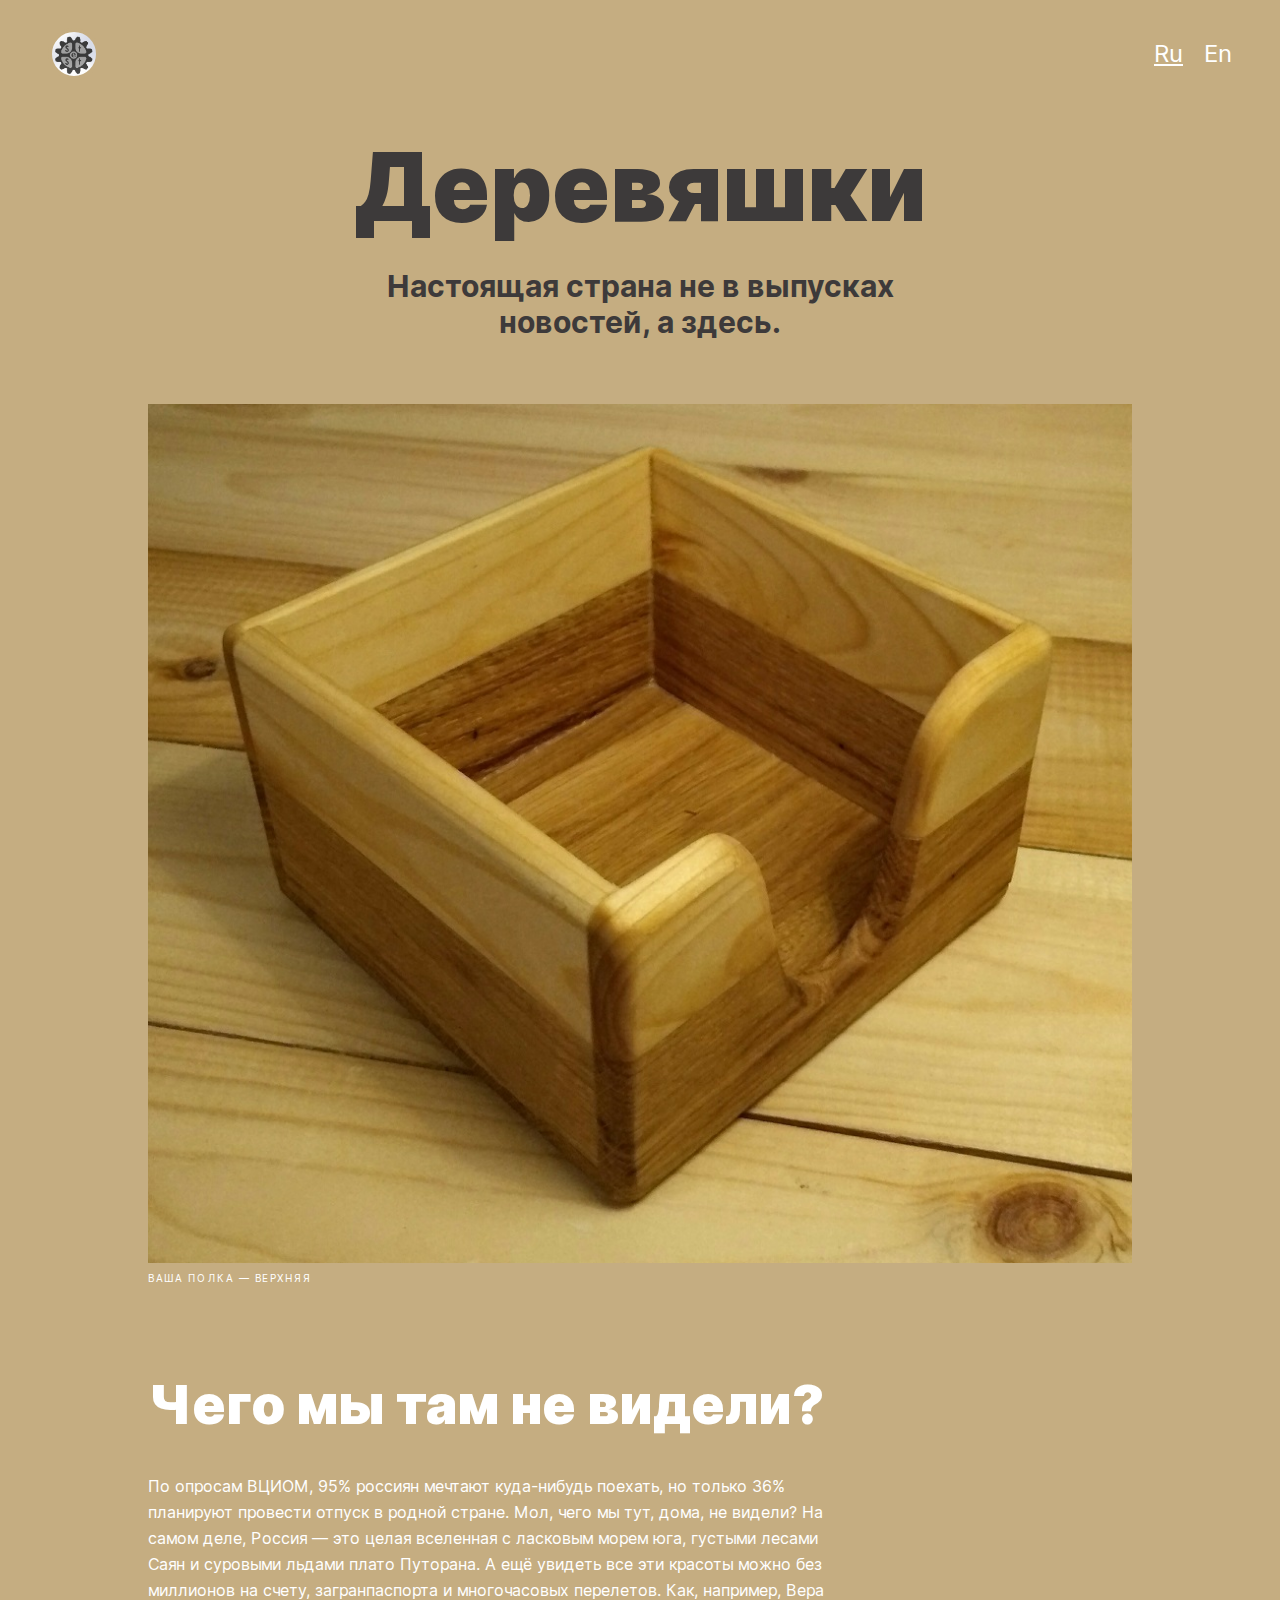
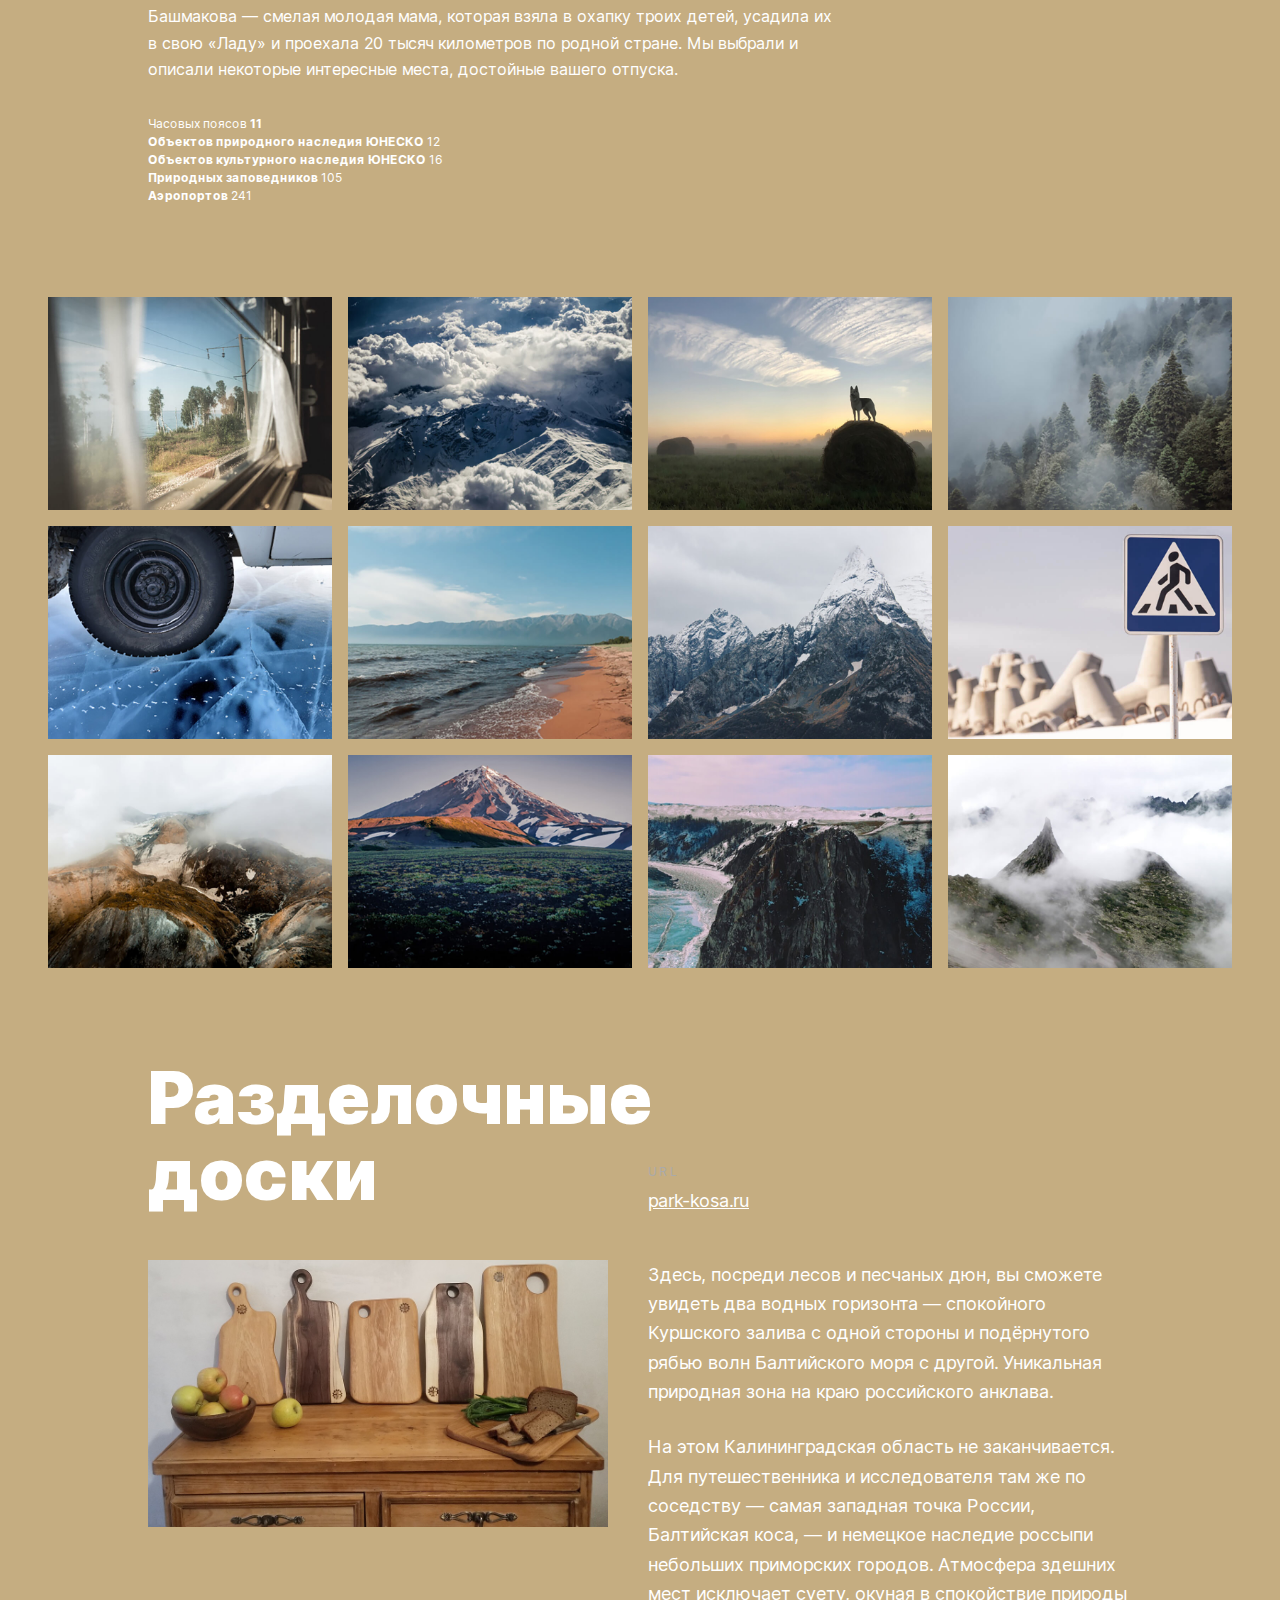
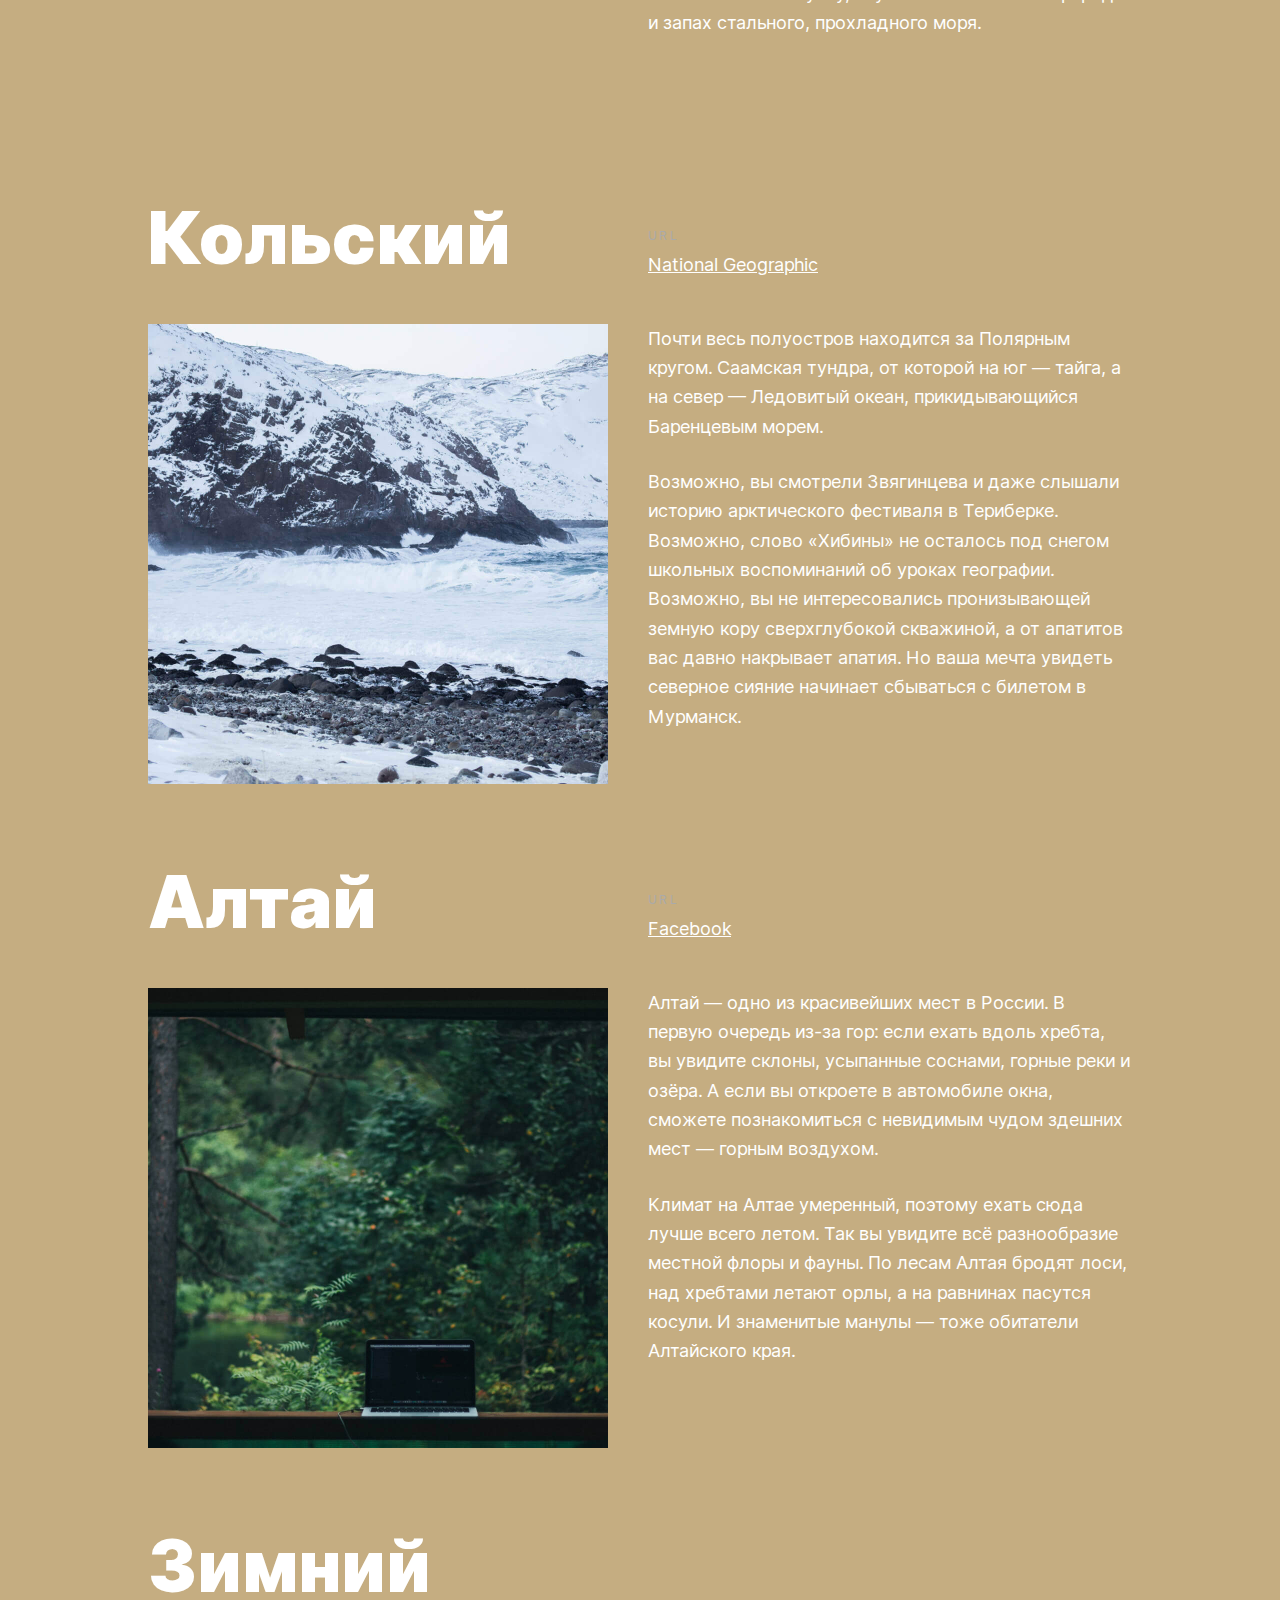
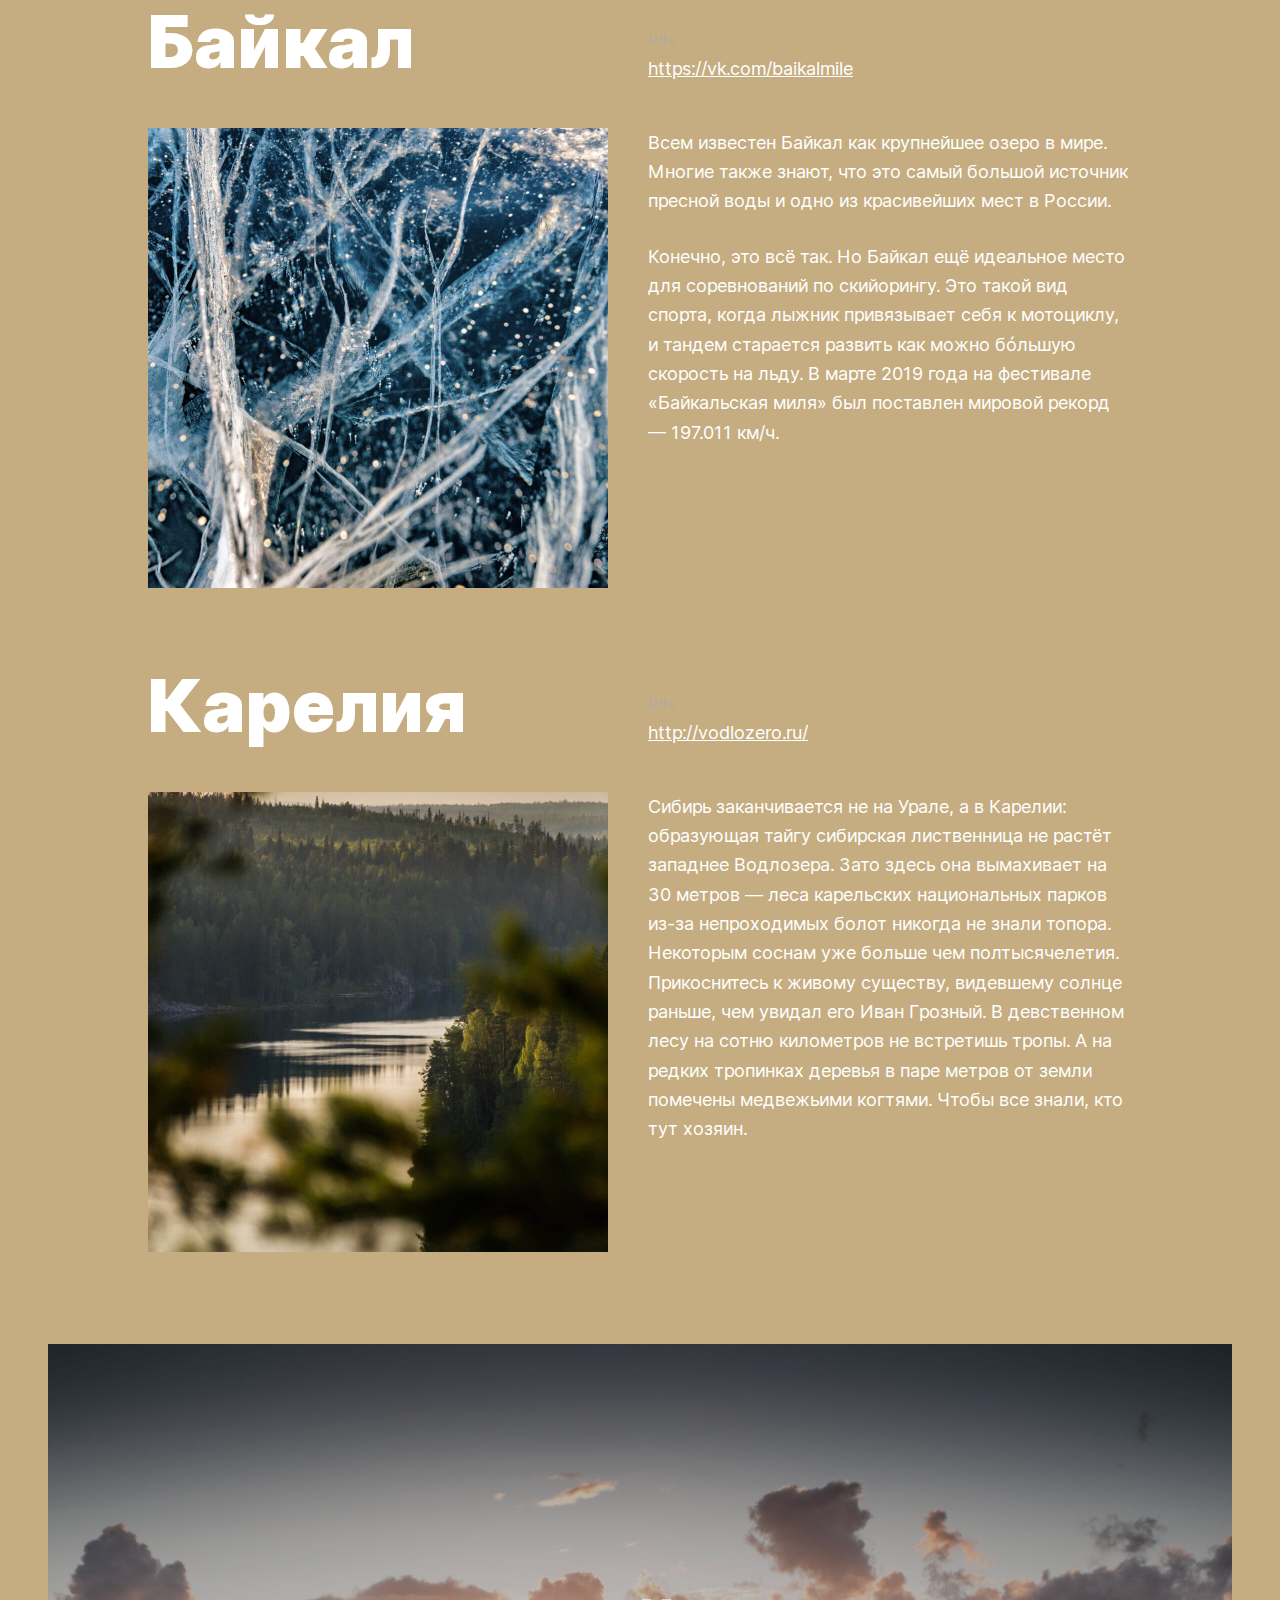
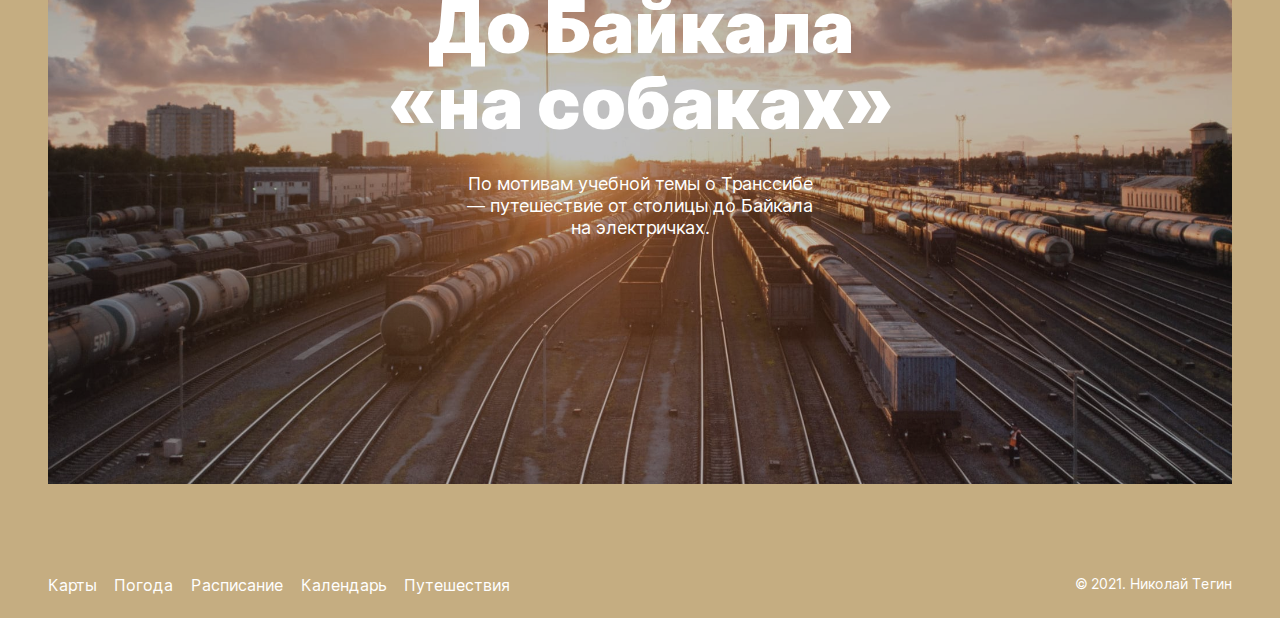
<file: index.html>
<!DOCTYPE html>
<html lang="ru">
<head>
  <meta charset="UTF-8" />
  <meta name="viewport" content="width=device-width, initial-scale=1.0" />
  <link rel="stylesheet" href="./pages/index.css" />
  <title>Деревяшки</title>
</head>
<body>
  <div class="page">
    <header class="header">
      <div class="header__logo"></div>
      <div class="header__lang-links">
        <a class="header__lang-link header__lang-link_on" href="">Ru</a>
        <a class="header__lang-link" href="">En</a>
      </div>
    </header>
    <main class="content">
      <section class="lead">
        <h1 class="lead__title">Деревяшки</h1>
        <p class="lead__subtitle">
          Настоящая страна не в выпусках новостей, а здесь.
        </p>
        <figure class="lead__figure">
          <img src="./images/Photos/woden-main.jpg" alt="Ваша полка-верхняя" class="lead__image">
          <figcaption class="lead__caption">ваша полка — верхняя</figcaption>
        </figure>
      </section>
      <article class="intro">
        <h2 class="intro__title">Чего мы там не&nbsp;видели?</h2>
        <p class="intro__text">
          По опросам ВЦИОМ, 95% россиян мечтают куда-нибудь поехать, но только
          36% планируют провести отпуск в родной стране. Мол, чего мы тут,
          дома, не видели? На самом деле, Россия — это целая вселенная с
          ласковым морем юга, густыми лесами Саян и суровыми льдами плато
          Путорана. А ещё увидеть все эти красоты можно без миллионов на
          счету, загранпаспорта и многочасовых перелетов. Как, например, Вера
          Башмакова — смелая молодая мама, которая взяла в охапку троих детей,
          усадила их в свою «Ладу» и проехала 20 тысяч километров по родной
          стране. Мы выбрали и описали некоторые интересные места, достойные
          вашего отпуска.
        </p>
        <ul class="intro__list">
          <li>Часовых поясов <span class="intro__span-accent">11</span></li>
          <li>
            <span class="intro__span-accent">Объектов природного наследия ЮНЕСКО</span>
            12
          </li>
          <li>
            <span class="intro__span-accent">Объектов культурного наследия ЮНЕСКО</span>
            16
          </li>
          <li>
            <span class="intro__span-accent">Природных заповедников </span>105
          </li>
          <li><span class="intro__span-accent">Аэропортов </span>241</li>
        </ul>
      </article>
      <section class="photo-grid">
        <img src="./images/photo-grid-train.jpg" alt="Поезд" class="photo-grid__item">
        <img src="./images/photo-grid-atharva-tulsi.jpg" alt="Перевал" class="photo-grid__item">
        <img src="./images/photo-grid-tuman.jpg" alt="Туман" class="photo-grid__item">
        <img src="./images/photo-grid-sochi.jpg" alt="Сочи" class="photo-grid__item">
        <img src="./images/photo-grid-arisa.jpg" alt="Ариша" class="photo-grid__item">
        <img src="./images/photo-grid-baikal.jpg" alt="Байкал" class="photo-grid__item">
        <img src="./images/photo-grid-elbrus.jpg" alt="Эльбрус" class="photo-grid__item">
        <img src="./images/photo-grid-kondratiev.jpg" alt="Волнорезы" class="photo-grid__item">
        <img src="./images/photo-grid-kamchatka-1.jpg" alt="Камчатка" class="photo-grid__item">
        <img src="./images/photo-grid-kamchatka-2.jpg" alt="Камчатка" class="photo-grid__item">
        <img src="./images/photo-grid-baikal-2.jpg" alt="Байкал" class="photo-grid__item">
        <img src="./images/photo-grid-ergaki.jpg" alt="Сопка" class="photo-grid__item">
      </section>
      <section class="places">
        <article class="place">
          <h2 class="place__title">Разделочные доски</h2>
          <div class="place__website">
            <p class="place__url-heading">URL</p>
            <a href="./cutting-board.html" class="place__link" target="_blank">park-kosa.ru</a>
          </div>
          <img src="./images/board/board6.jpg" alt="Куршская коса" class="place__image">
          <div>
            <p class="place__paragraph">
              Здесь, посреди лесов и песчаных дюн, вы сможете увидеть два
              водных горизонта — спокойного Куршского залива с одной стороны и
              подёрнутого рябью волн Балтийского моря с другой. Уникальная
              природная зона на краю российского анклава.
            </p>
            <p class="place__paragraph">
              На этом Калининградская область не заканчивается. Для
              путешественника и исследователя там же по соседству — самая
              западная точка России, Балтийская коса, — и немецкое наследие
              россыпи небольших приморских городов. Атмосфера здешних мест
              исключает суету, окуная в спокойствие природы и запах стального,
              прохладного моря.
            </p>
          </div>
        </article>
        <article class="place">
          <h2 class="place__title">Кольский</h2>
          <div class="place__website">
            <p class="place__url-heading">URL</p>
            <a href="https://yourshot.nationalgeographic.com/photos/?keywords=kolskiy" class="place__link"
              target="_blank">National
              Geographic</a>
          </div>
          <img src="./images/place-kolsky.jpg" alt="Кольский" class="place__image">
          <div>
            <p class="place__paragraph">
              Почти весь полуостров находится за Полярным кругом. Саамская
              тундра, от которой на юг — тайга, а на север — Ледовитый океан,
              прикидывающийся Баренцевым морем.
            </p>
            <p class="place__paragraph">
              Возможно, вы смотрели Звягинцева и даже слышали историю
              арктического фестиваля в Териберке. Возможно, слово «Хибины» не
              осталось под снегом школьных воспоминаний об уроках географии.
              Возможно, вы не интересовались пронизывающей земную кору
              сверхглубокой скважиной, а от апатитов вас давно накрывает
              апатия. Но ваша мечта увидеть северное сияние начинает сбываться
              с билетом в Мурманск.
            </p>
          </div>
        </article>
        <article class="place">
          <h2 class="place__title">Алтай</h2>
          <div class="place__website">
            <p class="place__url-heading">URL</p>
            <a href="https://www.facebook.com/vera.bashmakova/posts/10156011613718822" class="place__link"
              target="_blank">Facebook</a>
          </div>
          <img src="./images/place-altai.jpg" alt="Алтай" class="place__image">
          <div>
            <p class="place__paragraph">
              Алтай — одно из красивейших мест в России. В первую очередь
              из-за гор: если ехать вдоль хребта, вы увидите склоны, усыпанные
              соснами, горные реки и озёра. А если вы откроете в автомобиле
              окна, сможете познакомиться с невидимым чудом здешних мест —
              горным воздухом.
            </p>
            <p class="place__paragraph">
              Климат на Алтае умеренный, поэтому ехать сюда лучше всего летом.
              Так вы увидите всё разнообразие местной флоры и фауны. По лесам
              Алтая бродят лоси, над хребтами летают орлы, а на равнинах
              пасутся косули. И знаменитые манулы — тоже обитатели Алтайского
              края.
            </p>
          </div>
        </article>
        <article class="place">
          <h2 class="place__title">Зимний Байкал</h2>
          <div class="place__website">
            <p class="place__url-heading">URL</p>
            <a href="https://vk.com/baikalmile" class="place__link">https://vk.com/baikalmile</a>
          </div>
          <img src="./images/place-winter-baikal.jpg" alt="Зимний Байкал" class="place__image">
          <div>
            <p class="place__paragraph">
              Всем известен Байкал как крупнейшее озеро в мире. Многие также
              знают, что это самый большой источник пресной воды и одно из
              красивейших мест в России.
            </p>
            <p class="place__paragraph">
              Конечно, это всё так. Но Байкал ещё идеальное место
              для соревнований по скийорингу. Это такой вид спорта, когда
              лыжник привязывает себя к мотоциклу, и тандем старается развить
              как можно бóльшую скорость на льду. В марте 2019 года на
              фестивале «Байкальская миля» был поставлен мировой рекорд —
              197.011 км/ч.
            </p>
          </div>
        </article>
        <article class="place">
          <h2 class="place__title">Карелия</h2>
          <div class="place__website">
            <p class="place__url-heading">URL</p>
            <a href="http://vodlozero.ru" class="place__link" target="_blank">http://vodlozero.ru/</a>
          </div>
          <img src="./images/place-karelia.jpg" alt="Карелия" class="place__image">
          <div>
            <p class="place__paragraph">
              Сибирь заканчивается не на Урале, а в Карелии: образующая тайгу
              сибирская лиственница не растёт западнее Водлозера. Зато здесь
              она вымахивает на 30 метров — леса карельских национальных
              парков из-за непроходимых болот никогда не знали топора.
              Некоторым соснам уже больше чем полтысячелетия. Прикоснитесь к
              живому существу, видевшему солнце раньше, чем увидал его Иван
              Грозный. В девственном лесу на сотню километров не встретишь
              тропы. А на редких тропинках деревья в паре метров от земли
              помечены медвежьими когтями. Чтобы все знали, кто тут хозяин.
            </p>
          </div>
        </article>
      </section>
      <section class="cover">
        <a href="https://stampsy.com/na-elektrichkakh-do-baikala" class="cover__overlay" target="_blank">
          <img src="./images/cover-trains.jpg" alt="Развилка" class="cover__background-image">
          <h2 class="cover__title">До Байкала «на&nbsp;собаках»</h2>
          <p class="cover__subtitle">
            По мотивам учебной темы о Транссибе — путешествие от столицы до
            Байкала на электричках.</p>
        </a>
      </section>
    </main>
    <footer class="footer">
      <nav>
        <ul class="footer__links">
          <li class="footer__list">
            <a href="https://yandex.ru/maps" class="footer__link" target="_blank">Карты</a>
          </li>
          <li class="footer__list">
            <a href="https://yandex.ru/pogoda" class="footer__link" target="_blank">Погода</a>
          </li>
          <li class="footer__list">
            <a href="https://rasp.yandex.ru" class="footer__link" target="_blank">Расписание</a>
          </li>
          <li class="footer__list">
            <a href="https://calendar.yandex.ru" class="footer__link" target="_blank">Календарь</a>
          </li>
          <li class="footer__list">
            <a href="https://travel.yandex.ru" class="footer__link" target="_blank">Путешествия</a>
          </li>
        </ul>
      </nav>
      <p class="footer__copyright">&copy; 2021. Николай Тегин</p>
    </footer>
  </div>
</body>
</html>
</file>
<file: pages/index.css>
@import url(../vendor/normalize.css);
@import url(../vendor/fonts/fonts.css);
@import url(../blocks/page/page.css);
@import url(../blocks/header/header.css);
@import url(../blocks/header/__logo/header__logo.css);
@import url(../blocks/header/__lang-link/header__lang-link.css);
@import url(../blocks/header/__lang-link/_on/header__lang-link_on.css);
@import url(../blocks/header/__lang-links/header__lang-links.css);
@import url(../blocks/content/content.css);
@import url(../blocks/lead/__figure/lead__figure.css);
@import url(../blocks/lead/lead.css);
@import url(../blocks/lead/__title/lead__title.css);
@import url(../blocks/lead/__subtitle/lead__subtitle.css);
@import url(../blocks/lead/__image/lead__image.css);
@import url(../blocks/lead/__caption/lead__caption.css);
@import url(../blocks/intro/intro.css);
@import url(../blocks/intro/__title/intro__title.css);
@import url(../blocks/intro/__text/intro__text.css);
@import url(../blocks/intro/__list/intro__list.css);
@import url(../blocks/intro/__span-accent.css/intro__span-accent.css);
@import url(../blocks/photo-grid/photo-grid.css);
@import url(../blocks/photo-grid/__item/photo-grid__item.css);
@import url(../blocks/places/places.css);
@import url(../blocks/place/place.css);
@import url(../blocks/place/__title/place__title.css);
@import url(../blocks/place/__website/place__website.css);
@import url(../blocks/place/__url-heading/place__url-heading.css);
@import url(../blocks/place/__link/place__link.css);
@import url(../blocks/place/__image/place__image.css);
@import url(../blocks/place/__paragraph/place__paragraph.css);
@import url(../blocks/cover/cover.css);
@import url(../blocks/cover/__title/cover__title.css);
@import url(../blocks/cover/__subtitle/cover__subtitle.css);
@import url(../blocks/cover/__overlay/cover__overlay.css);
@import url(../blocks/cover/__background-image/cover__background-image.css);
@import url(../blocks/footer/footer.css);
@import url(../blocks/footer/__links/footer__links.css);
@import url(../blocks/footer/__list/footer__list.css);
@import url(../blocks/footer/__link/footer__link.css);
@import url(../blocks/footer/__copyright/footer__copyright.css);
</file>
